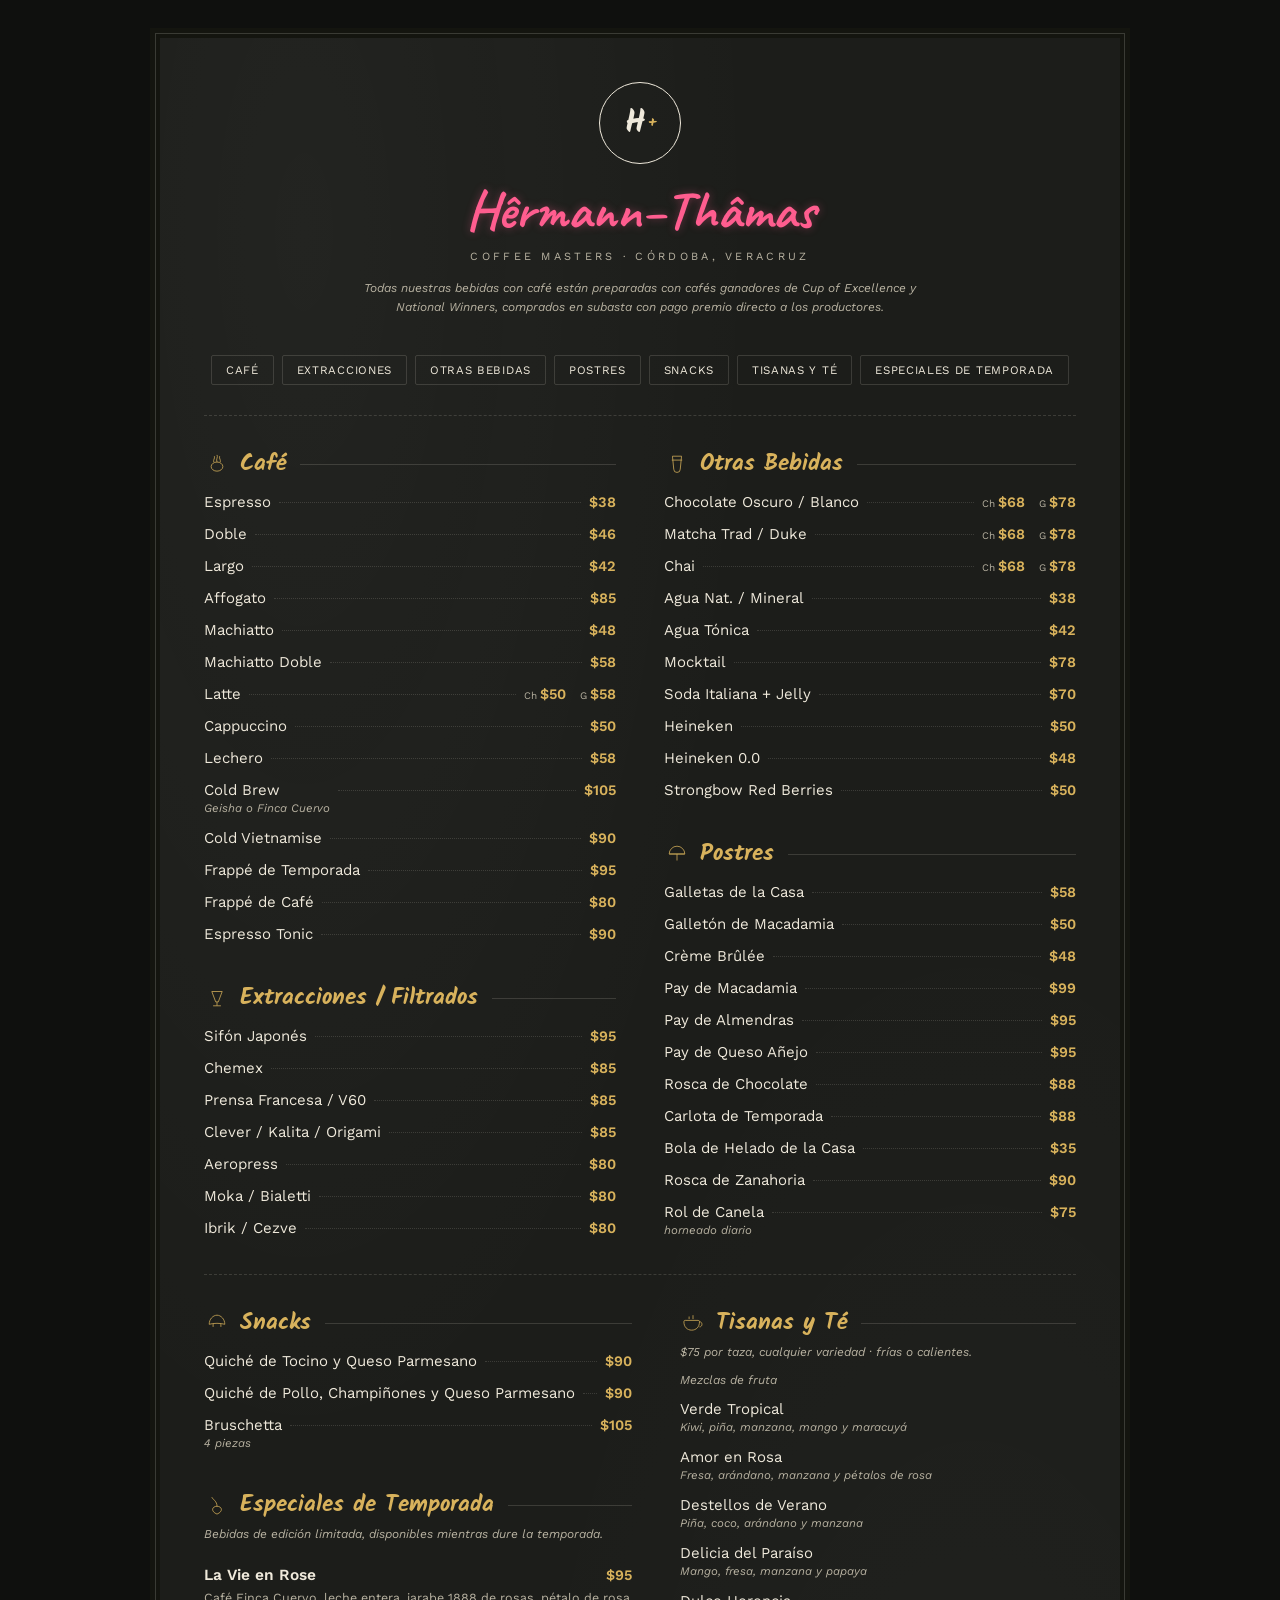
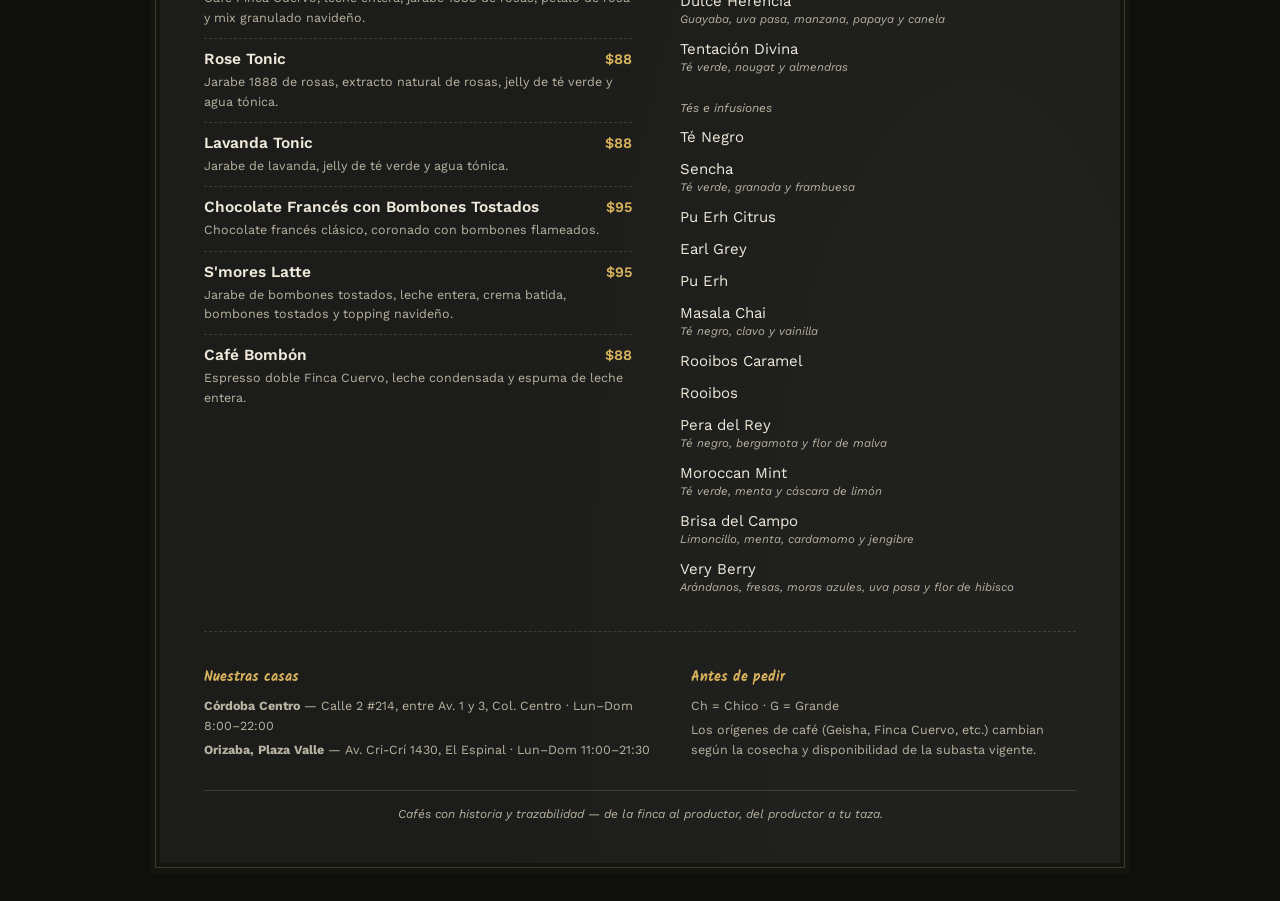
<file: index.html>
<!DOCTYPE html>
<html lang="es">
<head>
<meta charset="UTF-8">
<meta name="viewport" content="width=device-width, initial-scale=1.0">
<title>Hêrmann-Thâmas — Menú</title>
<link rel="preconnect" href="https://fonts.googleapis.com">
<link href="https://fonts.googleapis.com/css2?family=Kalam:wght@400;700&family=Caveat:wght@600;700&family=Work+Sans:wght@400;500;600&display=swap" rel="stylesheet">
<style>
  :root{
    --board:#1c1d1a;
    --chalk:#efe9db;
    --chalk-dim:#b9b3a2;
    --neon:#ff5d8f;
    --gold:#d8b25c;
    --line: rgba(239,233,219,0.15);
  }
  *{box-sizing:border-box;}
  body{
    margin:0;
    background:#0f100e;
    font-family:'Work Sans', sans-serif;
    color: var(--chalk);
    display:flex;
    justify-content:center;
    padding: 28px 10px;
  }
  .menu{
    width:100%;
    max-width: 980px;
    background:
      radial-gradient(ellipse at 15% 8%, rgba(255,255,255,0.03), transparent 40%),
      radial-gradient(ellipse at 85% 92%, rgba(255,255,255,0.025), transparent 45%),
      var(--board);
    border: 10px solid #14150f;
    outline: 1px solid #3a3b34;
    outline-offset: -6px;
    padding: 44px 44px 30px;
  }

  /* ---------- header ---------- */
  .top{ text-align:center; padding-bottom: 12px; position:relative; }
  .monogram{
    width:82px; height:82px;
    margin: 0 auto 12px;
    border:1.5px solid var(--chalk);
    border-radius:50%;
    display:flex; align-items:center; justify-content:center;
    font-family:'Kalam', cursive; font-weight:700; font-size:32px;
    color: var(--chalk);
  }
  .monogram sup{ font-size:14px; margin-left:2px; color:var(--gold);}
  .logo-script{
    font-family:'Caveat', cursive; font-weight:700;
    font-size: clamp(38px, 6vw, 54px);
    color: var(--neon);
    text-shadow: 0 0 8px rgba(255,93,143,0.35);
    margin: 2px 0 6px;
  }
  .sub{
    letter-spacing:0.3em; text-transform:uppercase; font-size:11px; color: var(--chalk-dim);
  }
  .coe-note{
    max-width:560px; margin: 16px auto 0;
    font-size:12px; line-height:1.6; color: var(--chalk-dim); font-style:italic;
  }

  .nav{
    display:flex; flex-wrap:wrap; justify-content:center; gap: 9px 8px;
    margin: 26px 0 4px;
  }
  .nav a{
    color: var(--chalk); text-decoration:none; font-size:11.5px;
    letter-spacing:0.06em; text-transform:uppercase;
    border:1px solid var(--line); padding:7px 14px; border-radius:2px;
  }
  .nav a:hover{ border-color: var(--gold); color: var(--gold); }

  hr.rule{ border:none; border-top:1px dashed var(--line); margin: 30px 0; }

  /* ---------- section titles with line-art icon ---------- */
  .sec-title{
    font-family:'Kalam', cursive; font-weight:700; font-size:23px;
    color: var(--gold);
    display:flex; align-items:center; gap:10px;
    margin: 0 0 4px;
  }
  .sec-title svg{ width:26px; height:26px; flex-shrink:0; opacity:0.9; }
  .sec-title::after{ content:""; flex:1; height:1px; background: var(--line); margin-left:4px; }
  .sec-note{ font-size:12px; color: var(--chalk-dim); font-style:italic; margin: 0 0 14px; }

  .two-col{ display:grid; grid-template-columns: 1fr 1fr; gap: 40px 48px; }

  .item-row{ display:flex; align-items:baseline; gap:8px; padding: 7px 0; }
  .item-name{ font-size:15px; color: var(--chalk); white-space:nowrap; }
  .item-name small{ display:block; font-size:11.5px; color: var(--chalk-dim); white-space:normal; margin-top:2px; font-style:italic; }
  .leader{ flex:1; border-bottom: 1px dotted var(--line); transform: translateY(-4px); min-width: 14px; }
  .price{ font-family:'Work Sans', sans-serif; font-weight:600; font-size:14.5px; color: var(--gold); white-space:nowrap; }
  .price .lbl{ font-size:10px; color: var(--chalk-dim); font-weight:400; margin-right:3px; }
  .price-group{ display:flex; gap:14px; }

  .special{ padding: 11px 0; border-bottom: 1px dashed var(--line); }
  .special:last-child{ border-bottom:none; }
  .special-head{ display:flex; justify-content:space-between; align-items:baseline; gap:10px; }
  .special-name{ font-size:15.5px; color:var(--chalk); font-weight:600; }
  .special-desc{ font-size:12.5px; color: var(--chalk-dim); margin-top:4px; line-height:1.55; }

  .footer{ margin-top: 34px; display:grid; grid-template-columns: 1.2fr 1fr; gap: 26px; font-size:12.5px; color: var(--chalk-dim); }
  .footer h4{ font-family:'Kalam', cursive; color: var(--gold); font-size:14px; margin:0 0 8px; }
  .footer p{ margin: 0 0 4px; line-height:1.6; }
  .final-note{
    text-align:center; font-style:italic; font-size:12px; color: var(--chalk-dim);
    border-top:1px solid var(--line); margin-top:26px; padding-top:16px;
  }

  @media (max-width: 700px){
    .menu{ padding: 30px 20px 20px; }
    .two-col{ grid-template-columns:1fr; gap: 26px; }
    .footer{ grid-template-columns:1fr; }
  }

  @media print{
    body{ background:white; padding:0; }
    .menu{ background:white; color:black; border:none; outline:none; }
    .nav{ display:none; }
    .logo-script, .sec-title, .price{ color:#111 !important; text-shadow:none !important;}
    .sec-title svg{ stroke:#111 !important; }
    .item-name, .item-desc, .footer, .coe-note, .sec-note{ color:#333 !important; }
  }
</style>
</head>
<body>
<div class="menu">

  <div class="top">
    <div class="monogram">H<sup>+</sup></div>
    <div class="logo-script">Hêrmann–Thâmas</div>
    <div class="sub">Coffee Masters · Córdoba, Veracruz</div>
    <p class="coe-note">Todas nuestras bebidas con café están preparadas con cafés ganadores de Cup&nbsp;of&nbsp;Excellence y National Winners, comprados en subasta con pago premio directo a los productores.</p>
  </div>

  <nav class="nav">
    <a href="#cafe">Café</a>
    <a href="#extracciones">Extracciones</a>
    <a href="#otras">Otras Bebidas</a>
    <a href="#postres">Postres</a>
    <a href="#snacks">Snacks</a>
    <a href="#tisanas">Tisanas y Té</a>
    <a href="#especiales">Especiales de Temporada</a>
  </nav>

  <hr class="rule">

  <div class="two-col">

    <div class="section" id="cafe">
      <div class="sec-title">
        <svg viewBox="0 0 40 40" fill="none" stroke="var(--gold)" stroke-width="1.3"><ellipse cx="20" cy="24" rx="9" ry="7"/><path d="M20 17 C 18 12, 22 10, 20 6"/><path d="M15 17 C 14 13, 17 12, 16 8"/><path d="M25 17 C 26 13, 23 12, 24 8"/></svg>
        Café
      </div>
      <div class="item-row"><span class="item-name">Espresso</span><span class="leader"></span><span class="price">$38</span></div>
      <div class="item-row"><span class="item-name">Doble</span><span class="leader"></span><span class="price">$46</span></div>
      <div class="item-row"><span class="item-name">Largo</span><span class="leader"></span><span class="price">$42</span></div>
      <div class="item-row"><span class="item-name">Affogato</span><span class="leader"></span><span class="price">$85</span></div>
      <div class="item-row"><span class="item-name">Machiatto</span><span class="leader"></span><span class="price">$48</span></div>
      <div class="item-row"><span class="item-name">Machiatto Doble</span><span class="leader"></span><span class="price">$58</span></div>
      <div class="item-row"><span class="item-name">Latte</span><span class="leader"></span>
        <span class="price-group"><span class="price"><span class="lbl">Ch</span>$50</span><span class="price"><span class="lbl">G</span>$58</span></span>
      </div>
      <div class="item-row"><span class="item-name">Cappuccino</span><span class="leader"></span><span class="price">$50</span></div>
      <div class="item-row"><span class="item-name">Lechero</span><span class="leader"></span><span class="price">$58</span></div>
      <div class="item-row"><span class="item-name">Cold Brew <small>Geisha o Finca Cuervo</small></span><span class="leader"></span><span class="price">$105</span></div>
      <div class="item-row"><span class="item-name">Cold Vietnamise</span><span class="leader"></span><span class="price">$90</span></div>
      <div class="item-row"><span class="item-name">Frappé de Temporada</span><span class="leader"></span><span class="price">$95</span></div>
      <div class="item-row"><span class="item-name">Frappé de Café</span><span class="leader"></span><span class="price">$80</span></div>
      <div class="item-row"><span class="item-name">Espresso Tonic</span><span class="leader"></span><span class="price">$90</span></div>

      <div class="section" id="extracciones" style="margin-top:30px;">
        <div class="sec-title">
          <svg viewBox="0 0 40 40" fill="none" stroke="var(--gold)" stroke-width="1.3"><path d="M12 10 L28 10 L22 26 L18 26 Z"/><line x1="20" y1="26" x2="20" y2="32"/><line x1="14" y1="32" x2="26" y2="32"/></svg>
          Extracciones / Filtrados
        </div>
        <div class="item-row"><span class="item-name">Sifón Japonés</span><span class="leader"></span><span class="price">$95</span></div>
        <div class="item-row"><span class="item-name">Chemex</span><span class="leader"></span><span class="price">$85</span></div>
        <div class="item-row"><span class="item-name">Prensa Francesa / V60</span><span class="leader"></span><span class="price">$85</span></div>
        <div class="item-row"><span class="item-name">Clever / Kalita / Origami</span><span class="leader"></span><span class="price">$85</span></div>
        <div class="item-row"><span class="item-name">Aeropress</span><span class="leader"></span><span class="price">$80</span></div>
        <div class="item-row"><span class="item-name">Moka / Bialetti</span><span class="leader"></span><span class="price">$80</span></div>
        <div class="item-row"><span class="item-name">Ibrik / Cezve</span><span class="leader"></span><span class="price">$80</span></div>
      </div>
    </div>

    <div class="section" id="otras">
      <div class="sec-title">
        <svg viewBox="0 0 40 40" fill="none" stroke="var(--gold)" stroke-width="1.3"><path d="M13 8 h14 l-2 20 a5 5 0 0 1 -10 0 Z"/><line x1="12" y1="14" x2="28" y2="14"/></svg>
        Otras Bebidas
      </div>
      <div class="item-row"><span class="item-name">Chocolate Oscuro / Blanco</span><span class="leader"></span>
        <span class="price-group"><span class="price"><span class="lbl">Ch</span>$68</span><span class="price"><span class="lbl">G</span>$78</span></span>
      </div>
      <div class="item-row"><span class="item-name">Matcha Trad / Duke</span><span class="leader"></span>
        <span class="price-group"><span class="price"><span class="lbl">Ch</span>$68</span><span class="price"><span class="lbl">G</span>$78</span></span>
      </div>
      <div class="item-row"><span class="item-name">Chai</span><span class="leader"></span>
        <span class="price-group"><span class="price"><span class="lbl">Ch</span>$68</span><span class="price"><span class="lbl">G</span>$78</span></span>
      </div>
      <div class="item-row"><span class="item-name">Agua Nat. / Mineral</span><span class="leader"></span><span class="price">$38</span></div>
      <div class="item-row"><span class="item-name">Agua Tónica</span><span class="leader"></span><span class="price">$42</span></div>
      <div class="item-row"><span class="item-name">Mocktail</span><span class="leader"></span><span class="price">$78</span></div>
      <div class="item-row"><span class="item-name">Soda Italiana + Jelly</span><span class="leader"></span><span class="price">$70</span></div>
      <div class="item-row"><span class="item-name">Heineken</span><span class="leader"></span><span class="price">$50</span></div>
      <div class="item-row"><span class="item-name">Heineken 0.0</span><span class="leader"></span><span class="price">$48</span></div>
      <div class="item-row"><span class="item-name">Strongbow Red Berries</span><span class="leader"></span><span class="price">$50</span></div>

      <div class="section" id="postres" style="margin-top:30px;">
        <div class="sec-title">
          <svg viewBox="0 0 40 40" fill="none" stroke="var(--gold)" stroke-width="1.3"><path d="M20 8 A12 12 0 0 1 32 20 L8 20 A12 12 0 0 1 20 8 Z"/><line x1="20" y1="20" x2="20" y2="30"/><line x1="8" y1="20" x2="32" y2="20"/></svg>
          Postres
        </div>
        <div class="item-row"><span class="item-name">Galletas de la Casa</span><span class="leader"></span><span class="price">$58</span></div>
        <div class="item-row"><span class="item-name">Galletón de Macadamia</span><span class="leader"></span><span class="price">$50</span></div>
        <div class="item-row"><span class="item-name">Crème Brûlée</span><span class="leader"></span><span class="price">$48</span></div>
        <div class="item-row"><span class="item-name">Pay de Macadamia</span><span class="leader"></span><span class="price">$99</span></div>
        <div class="item-row"><span class="item-name">Pay de Almendras</span><span class="leader"></span><span class="price">$95</span></div>
        <div class="item-row"><span class="item-name">Pay de Queso Añejo</span><span class="leader"></span><span class="price">$95</span></div>
        <div class="item-row"><span class="item-name">Rosca de Chocolate</span><span class="leader"></span><span class="price">$88</span></div>
        <div class="item-row"><span class="item-name">Carlota de Temporada</span><span class="leader"></span><span class="price">$88</span></div>
        <div class="item-row"><span class="item-name">Bola de Helado de la Casa</span><span class="leader"></span><span class="price">$35</span></div>
        <div class="item-row"><span class="item-name">Rosca de Zanahoria</span><span class="leader"></span><span class="price">$90</span></div>
        <div class="item-row"><span class="item-name">Rol de Canela <small>horneado diario</small></span><span class="leader"></span><span class="price">$75</span></div>
      </div>
    </div>

  </div>

  <hr class="rule">

  <div class="two-col">
    <div class="section" id="snacks">
      <div class="sec-title">
        <svg viewBox="0 0 40 40" fill="none" stroke="var(--gold)" stroke-width="1.3"><path d="M8 22 C 8 14, 14 8, 20 8 C 26 8, 32 14, 32 22 C 26 20, 14 20, 8 22 Z"/><line x1="14" y1="21" x2="14" y2="26"/><line x1="26" y1="21" x2="26" y2="26"/></svg>
        Snacks
      </div>
      <div class="item-row"><span class="item-name">Quiché de Tocino y Queso Parmesano</span><span class="leader"></span><span class="price">$90</span></div>
      <div class="item-row"><span class="item-name">Quiché de Pollo, Champiñones y Queso Parmesano</span><span class="leader"></span><span class="price">$90</span></div>
      <div class="item-row"><span class="item-name">Bruschetta <small>4 piezas</small></span><span class="leader"></span><span class="price">$105</span></div>

      <div class="sec-title" style="margin-top:30px;">
        <svg viewBox="0 0 40 40" fill="none" stroke="var(--gold)" stroke-width="1.3"><path d="M20 22 C 12 22, 10 30, 20 34 C 30 30, 28 22, 20 22 Z"/><path d="M20 22 C 20 14, 14 12, 12 8"/></svg>
        Especiales de Temporada
      </div>
      <p class="sec-note">Bebidas de edición limitada, disponibles mientras dure la temporada.</p>

      <div class="special">
        <div class="special-head"><span class="special-name">La Vie en Rose</span><span class="price">$95</span></div>
        <div class="special-desc">Café Finca Cuervo, leche entera, jarabe 1888 de rosas, pétalo de rosa y mix granulado navideño.</div>
      </div>
      <div class="special">
        <div class="special-head"><span class="special-name">Rose Tonic</span><span class="price">$88</span></div>
        <div class="special-desc">Jarabe 1888 de rosas, extracto natural de rosas, jelly de té verde y agua tónica.</div>
      </div>
      <div class="special">
        <div class="special-head"><span class="special-name">Lavanda Tonic</span><span class="price">$88</span></div>
        <div class="special-desc">Jarabe de lavanda, jelly de té verde y agua tónica.</div>
      </div>
      <div class="special">
        <div class="special-head"><span class="special-name">Chocolate Francés con Bombones Tostados</span><span class="price">$95</span></div>
        <div class="special-desc">Chocolate francés clásico, coronado con bombones flameados.</div>
      </div>
      <div class="special">
        <div class="special-head"><span class="special-name">S'mores Latte</span><span class="price">$95</span></div>
        <div class="special-desc">Jarabe de bombones tostados, leche entera, crema batida, bombones tostados y topping navideño.</div>
      </div>
      <div class="special">
        <div class="special-head"><span class="special-name">Café Bombón</span><span class="price">$88</span></div>
        <div class="special-desc">Espresso doble Finca Cuervo, leche condensada y espuma de leche entera.</div>
      </div>
    </div>

    <div class="section" id="tisanas">
      <div class="sec-title">
        <svg viewBox="0 0 40 40" fill="none" stroke="var(--gold)" stroke-width="1.3"><path d="M8 16 h20 a2 2 0 0 1 2 2 c0 8 -5 13 -12 13 c-7 0 -12 -5 -12 -13 a2 2 0 0 1 2 -2 Z"/><path d="M30 18 c5 0 5 8 0 8"/><line x1="14" y1="10" x2="14" y2="14"/><line x1="20" y1="8" x2="20" y2="14"/></svg>
        Tisanas y Té
      </div>
      <p class="sec-note">$75 por taza, cualquier variedad · frías o calientes.</p>

      <p style="font-size:12px; color:var(--chalk-dim); margin:0 0 6px; font-style:italic;">Mezclas de fruta</p>
      <div class="item-row"><span class="item-name">Verde Tropical <small>Kiwi, piña, manzana, mango y maracuyá</small></span></div>
      <div class="item-row"><span class="item-name">Amor en Rosa <small>Fresa, arándano, manzana y pétalos de rosa</small></span></div>
      <div class="item-row"><span class="item-name">Destellos de Verano <small>Piña, coco, arándano y manzana</small></span></div>
      <div class="item-row"><span class="item-name">Delicia del Paraíso <small>Mango, fresa, manzana y papaya</small></span></div>
      <div class="item-row"><span class="item-name">Dulce Herencia <small>Guayaba, uva pasa, manzana, papaya y canela</small></span></div>
      <div class="item-row"><span class="item-name">Tentación Divina <small>Té verde, nougat y almendras</small></span></div>

      <p style="font-size:12px; color:var(--chalk-dim); margin:20px 0 6px; font-style:italic;">Tés e infusiones</p>
      <div class="item-row"><span class="item-name">Té Negro</span></div>
      <div class="item-row"><span class="item-name">Sencha <small>Té verde, granada y frambuesa</small></span></div>
      <div class="item-row"><span class="item-name">Pu Erh Citrus</span></div>
      <div class="item-row"><span class="item-name">Earl Grey</span></div>
      <div class="item-row"><span class="item-name">Pu Erh</span></div>
      <div class="item-row"><span class="item-name">Masala Chai <small>Té negro, clavo y vainilla</small></span></div>
      <div class="item-row"><span class="item-name">Rooibos Caramel</span></div>
      <div class="item-row"><span class="item-name">Rooibos</span></div>
      <div class="item-row"><span class="item-name">Pera del Rey <small>Té negro, bergamota y flor de malva</small></span></div>
      <div class="item-row"><span class="item-name">Moroccan Mint <small>Té verde, menta y cáscara de limón</small></span></div>
      <div class="item-row"><span class="item-name">Brisa del Campo <small>Limoncillo, menta, cardamomo y jengibre</small></span></div>
      <div class="item-row"><span class="item-name">Very Berry <small>Arándanos, fresas, moras azules, uva pasa y flor de hibisco</small></span></div>
    </div>
  </div>

  <hr class="rule">

  <div class="footer">
    <div>
      <h4>Nuestras casas</h4>
      <p><b>Córdoba Centro</b> — Calle 2 #214, entre Av. 1 y 3, Col. Centro · Lun–Dom 8:00–22:00</p>
      <p><b>Orizaba, Plaza Valle</b> — Av. Cri-Crí 1430, El Espinal · Lun–Dom 11:00–21:30</p>
    </div>
    <div>
      <h4>Antes de pedir</h4>
      <p>Ch = Chico · G = Grande</p>
      <p>Los orígenes de café (Geisha, Finca Cuervo, etc.) cambian según la cosecha y disponibilidad de la subasta vigente.</p>
    </div>
  </div>

  <p class="final-note">Cafés con historia y trazabilidad — de la finca al productor, del productor a tu taza.</p>

</div>
</body>
</html>
</file>
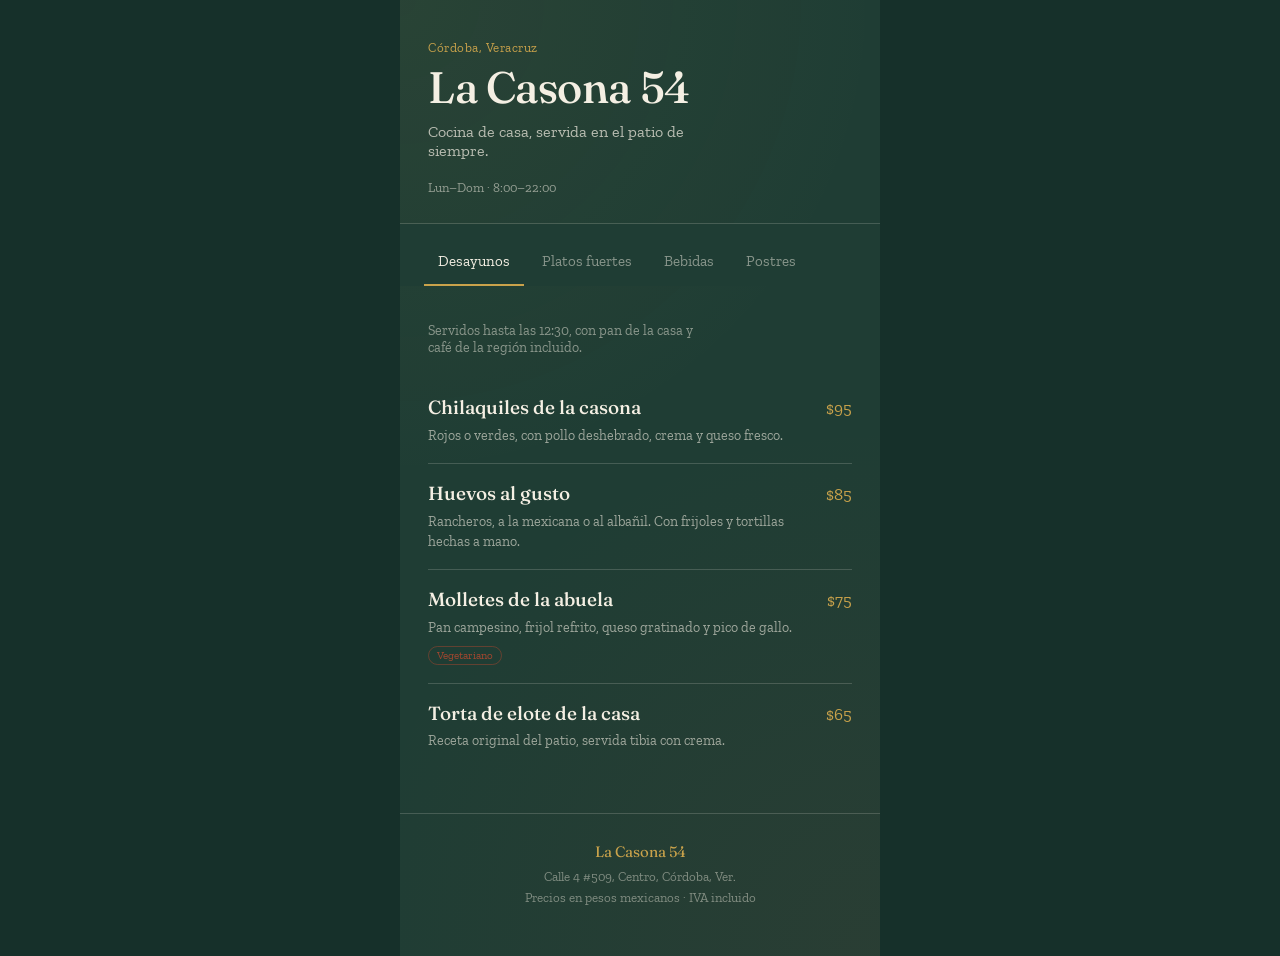
<file: _plantilla/index.html>
<!DOCTYPE html>
<html lang="es">
<head>
<meta charset="UTF-8">
<meta name="viewport" content="width=device-width, initial-scale=1.0">
<title>La Casona 54 — Menú</title>
<link rel="preconnect" href="https://fonts.googleapis.com">
<link rel="preconnect" href="https://fonts.gstatic.com" crossorigin>
<link href="https://fonts.googleapis.com/css2?family=Fraunces:opsz,wght@9..144,400;9..144,500;9..144,600&family=Zilla+Slab:wght@400;500;600&display=swap" rel="stylesheet">
<style>
  :root{
    --ink: #1F3D34;
    --ink-deep: #16302A;
    --paper: #F4EFE3;
    --gold: #C9A24B;
    --rust: #A6472F;
    --line: rgba(244,239,227,0.18);
  }
  *{box-sizing:border-box; margin:0; padding:0;}
  html,body{
    background: var(--ink-deep);
    color: var(--paper);
    font-family: 'Zilla Slab', serif;
    -webkit-font-smoothing: antialiased;
  }
  body{
    max-width: 480px;
    margin: 0 auto;
    min-height: 100vh;
    background: var(--ink);
    background-image:
      radial-gradient(circle at 0% 0%, rgba(201,162,75,0.06), transparent 45%),
      radial-gradient(circle at 100% 100%, rgba(166,71,47,0.08), transparent 50%);
    padding-bottom: 48px;
  }

  header{
    padding: 40px 28px 28px;
    border-bottom: 1px solid var(--line);
    position: relative;
  }
  .eyebrow{
    font-family: 'Zilla Slab', serif;
    font-size: 13px;
    letter-spacing: 0.04em;
    color: var(--gold);
    margin-bottom: 10px;
  }
  h1{
    font-family: 'Fraunces', serif;
    font-optical-sizing: auto;
    font-weight: 500;
    font-size: 44px;
    line-height: 1.02;
    color: var(--paper);
    letter-spacing: -0.01em;
  }
  .tagline{
    margin-top: 12px;
    font-size: 16px;
    color: rgba(244,239,227,0.72);
    max-width: 30ch;
  }
  .hours{
    margin-top: 20px;
    font-size: 13px;
    color: rgba(244,239,227,0.55);
    display:flex;
    gap: 18px;
  }

  nav{
    display:flex;
    overflow-x: auto;
    gap: 4px;
    padding: 18px 24px 0;
    position: sticky;
    top:0;
    background: var(--ink);
    z-index: 10;
    scrollbar-width:none;
  }
  nav::-webkit-scrollbar{display:none;}
  nav button{
    flex: 0 0 auto;
    background: transparent;
    border: none;
    color: rgba(244,239,227,0.5);
    font-family: 'Zilla Slab', serif;
    font-size: 15px;
    padding: 10px 14px 14px;
    cursor: pointer;
    border-bottom: 2px solid transparent;
    transition: color .2s ease, border-color .2s ease;
    white-space: nowrap;
  }
  nav button.active{
    color: var(--paper);
    border-bottom-color: var(--gold);
  }

  main{ padding: 8px 28px 0; }
  section{ display:none; padding-top: 28px; }
  section.active{ display:block; }

  .section-note{
    font-size: 14px;
    color: rgba(244,239,227,0.5);
    margin-bottom: 22px;
    max-width: 34ch;
  }

  .dish{
    padding: 18px 0;
    border-bottom: 1px solid var(--line);
    display:flex;
    justify-content: space-between;
    gap: 16px;
  }
  .dish:last-child{ border-bottom:none; }
  .dish-name{
    font-family: 'Fraunces', serif;
    font-weight: 500;
    font-size: 19px;
    color: var(--paper);
    line-height:1.25;
  }
  .dish-desc{
    margin-top: 6px;
    font-size: 14px;
    color: rgba(244,239,227,0.6);
    line-height: 1.4;
  }
  .dish-price{
    font-family: 'Zilla Slab', serif;
    font-size: 17px;
    color: var(--gold);
    white-space: nowrap;
    padding-top: 2px;
  }
  .dish-tag{
    display:inline-block;
    margin-top: 8px;
    font-size: 11px;
    color: var(--rust);
    border: 1px solid rgba(166,71,47,0.5);
    padding: 2px 8px;
    border-radius: 100px;
  }

  footer{
    margin-top: 44px;
    padding: 28px 28px 0;
    border-top: 1px solid var(--line);
    text-align:center;
  }
  footer p{
    font-size: 13px;
    color: rgba(244,239,227,0.45);
    line-height: 1.6;
  }
  footer .brand{
    font-family: 'Fraunces', serif;
    color: var(--gold);
    font-size: 15px;
    margin-bottom: 6px;
  }
</style>
</head>
<body>

<header>
  <div class="eyebrow">Córdoba, Veracruz</div>
  <h1>La Casona 54</h1>
  <p class="tagline">Cocina de casa, servida en el patio de siempre.</p>
  <div class="hours">
    <span>Lun–Dom · 8:00–22:00</span>
  </div>
</header>

<nav>
  <button class="active" data-target="desayunos">Desayunos</button>
  <button data-target="fuertes">Platos fuertes</button>
  <button data-target="bebidas">Bebidas</button>
  <button data-target="postres">Postres</button>
</nav>

<main>

  <section id="desayunos" class="active">
    <p class="section-note">Servidos hasta las 12:30, con pan de la casa y café de la región incluido.</p>

    <div class="dish">
      <div>
        <div class="dish-name">Chilaquiles de la casona</div>
        <div class="dish-desc">Rojos o verdes, con pollo deshebrado, crema y queso fresco.</div>
      </div>
      <div class="dish-price">$95</div>
    </div>

    <div class="dish">
      <div>
        <div class="dish-name">Huevos al gusto</div>
        <div class="dish-desc">Rancheros, a la mexicana o al albañil. Con frijoles y tortillas hechas a mano.</div>
      </div>
      <div class="dish-price">$85</div>
    </div>

    <div class="dish">
      <div>
        <div class="dish-name">Molletes de la abuela</div>
        <div class="dish-desc">Pan campesino, frijol refrito, queso gratinado y pico de gallo.</div>
        <span class="dish-tag">Vegetariano</span>
      </div>
      <div class="dish-price">$75</div>
    </div>

    <div class="dish">
      <div>
        <div class="dish-name">Torta de elote de la casa</div>
        <div class="dish-desc">Receta original del patio, servida tibia con crema.</div>
      </div>
      <div class="dish-price">$65</div>
    </div>
  </section>

  <section id="fuertes">
    <p class="section-note">Para comer con calma, como en casa de la familia.</p>

    <div class="dish">
      <div>
        <div class="dish-name">Mole de la casona</div>
        <div class="dish-desc">Receta de generaciones, con pollo de rancho y arroz rojo.</div>
      </div>
      <div class="dish-price">$155</div>
    </div>

    <div class="dish">
      <div>
        <div class="dish-name">Pepitos de res</div>
        <div class="dish-desc">Pan francés, res a la plancha, aguacate y chiles toreados.</div>
        <span class="dish-tag">Recomendado</span>
      </div>
      <div class="dish-price">$135</div>
    </div>

    <div class="dish">
      <div>
        <div class="dish-name">Enchiladas veracruzanas</div>
        <div class="dish-desc">Bañadas en salsa de la costa, rellenas de queso y crema.</div>
      </div>
      <div class="dish-price">$125</div>
    </div>

    <div class="dish">
      <div>
        <div class="dish-name">Milanesa a la casona</div>
        <div class="dish-desc">Empanizada en casa, con ensalada fresca y papas rústicas.</div>
      </div>
      <div class="dish-price">$140</div>
    </div>
  </section>

  <section id="bebidas">
    <p class="section-note">Café de altura de la región y refrescos de temporada.</p>

    <div class="dish">
      <div>
        <div class="dish-name">Café de olla</div>
        <div class="dish-desc">Con piloncillo y canela, de grano local.</div>
      </div>
      <div class="dish-price">$40</div>
    </div>

    <div class="dish">
      <div>
        <div class="dish-name">Agua de temporada</div>
        <div class="dish-desc">Jamaica, horchata o limón con chía.</div>
      </div>
      <div class="dish-price">$35</div>
    </div>

    <div class="dish">
      <div>
        <div class="dish-name">Chocolate caliente</div>
        <div class="dish-desc">Batido a mano, receta de la región.</div>
      </div>
      <div class="dish-price">$45</div>
    </div>
  </section>

  <section id="postres">
    <p class="section-note">Hechos en casa, todos los días.</p>

    <div class="dish">
      <div>
        <div class="dish-name">Flan de la casona</div>
        <div class="dish-desc">Receta clásica, sin prisa.</div>
      </div>
      <div class="dish-price">$55</div>
    </div>

    <div class="dish">
      <div>
        <div class="dish-name">Pastel de elote</div>
        <div class="dish-desc">Tibio, con un toque de canela.</div>
      </div>
      <div class="dish-price">$50</div>
    </div>
  </section>

</main>

<footer>
  <div class="brand">La Casona 54</div>
  <p>Calle 4 #509, Centro, Córdoba, Ver.<br>Precios en pesos mexicanos · IVA incluido</p>
</footer>

<script>
  const buttons = document.querySelectorAll('nav button');
  const sections = document.querySelectorAll('main section');
  buttons.forEach(btn => {
    btn.addEventListener('click', () => {
      buttons.forEach(b => b.classList.remove('active'));
      sections.forEach(s => s.classList.remove('active'));
      btn.classList.add('active');
      document.getElementById(btn.dataset.target).classList.add('active');
      window.scrollTo({top:0, behavior:'smooth'});
    });
  });
</script>

</body>
</html>
</file>
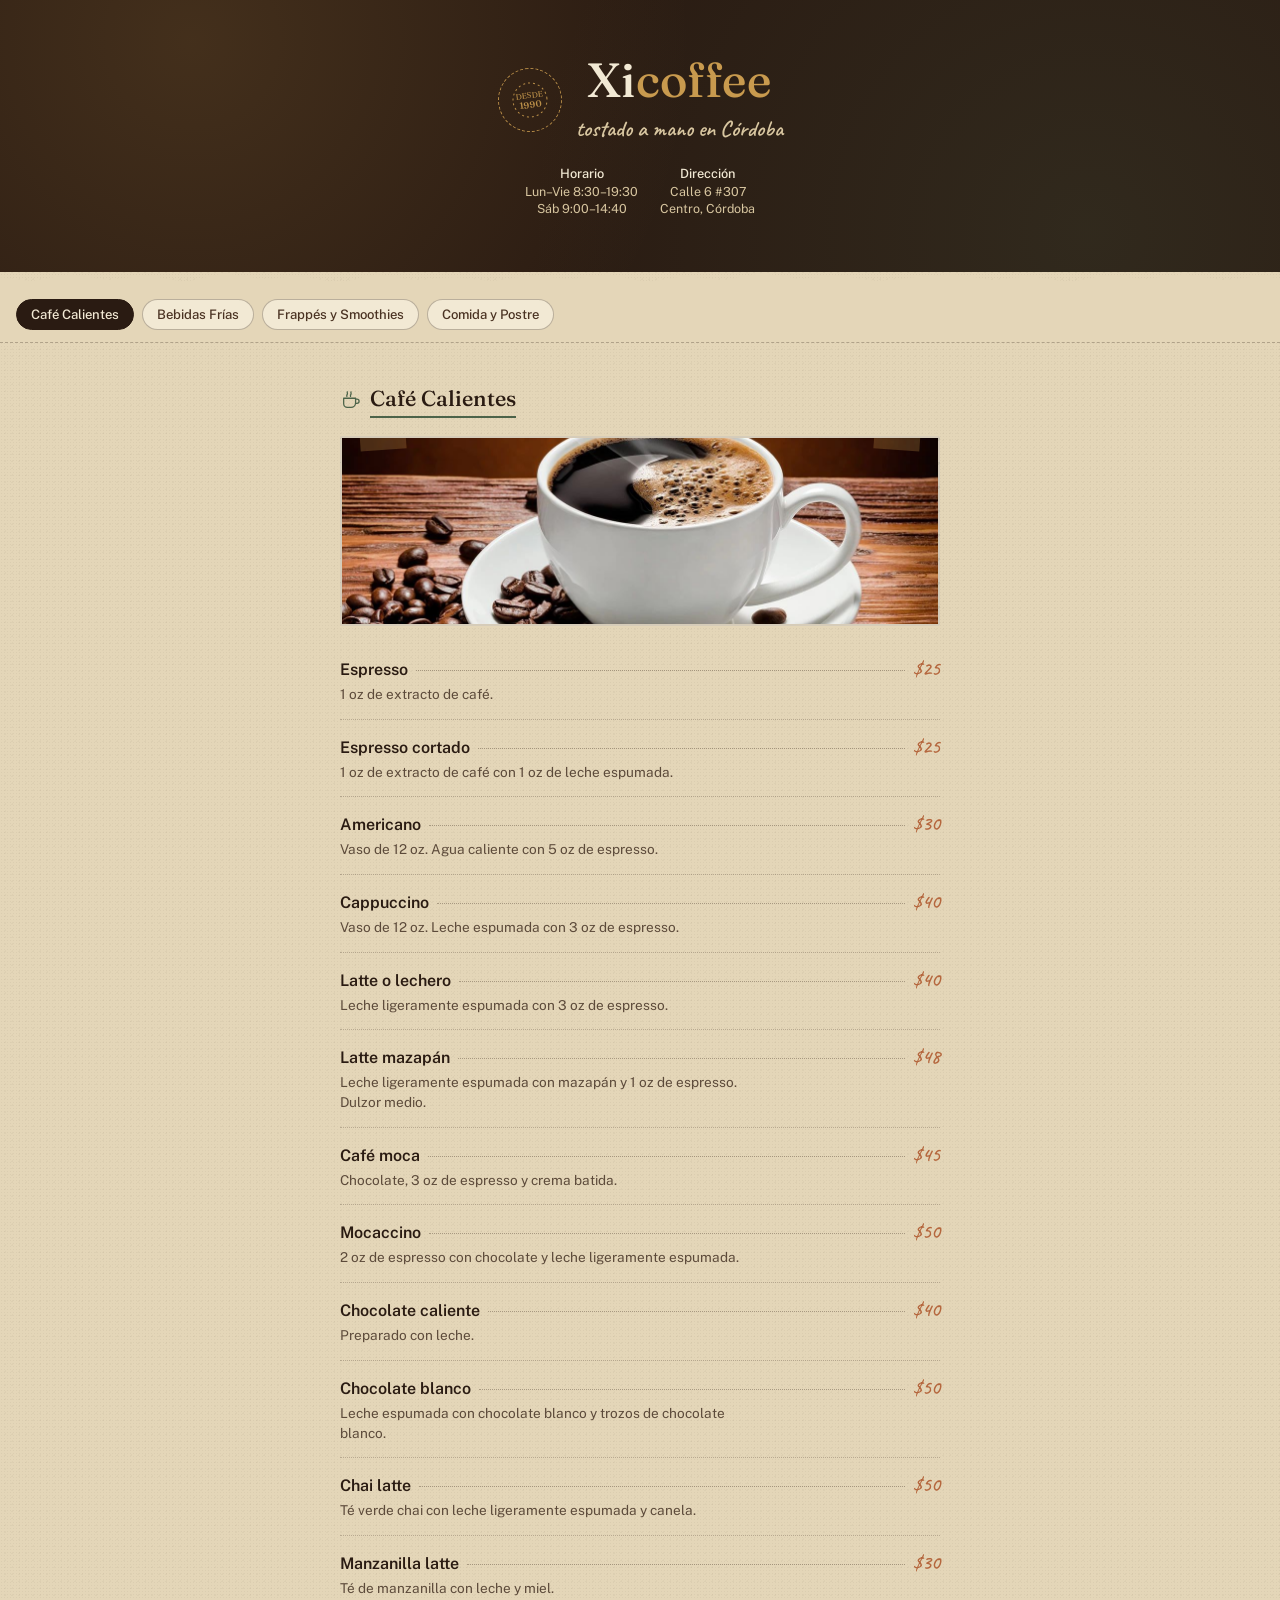
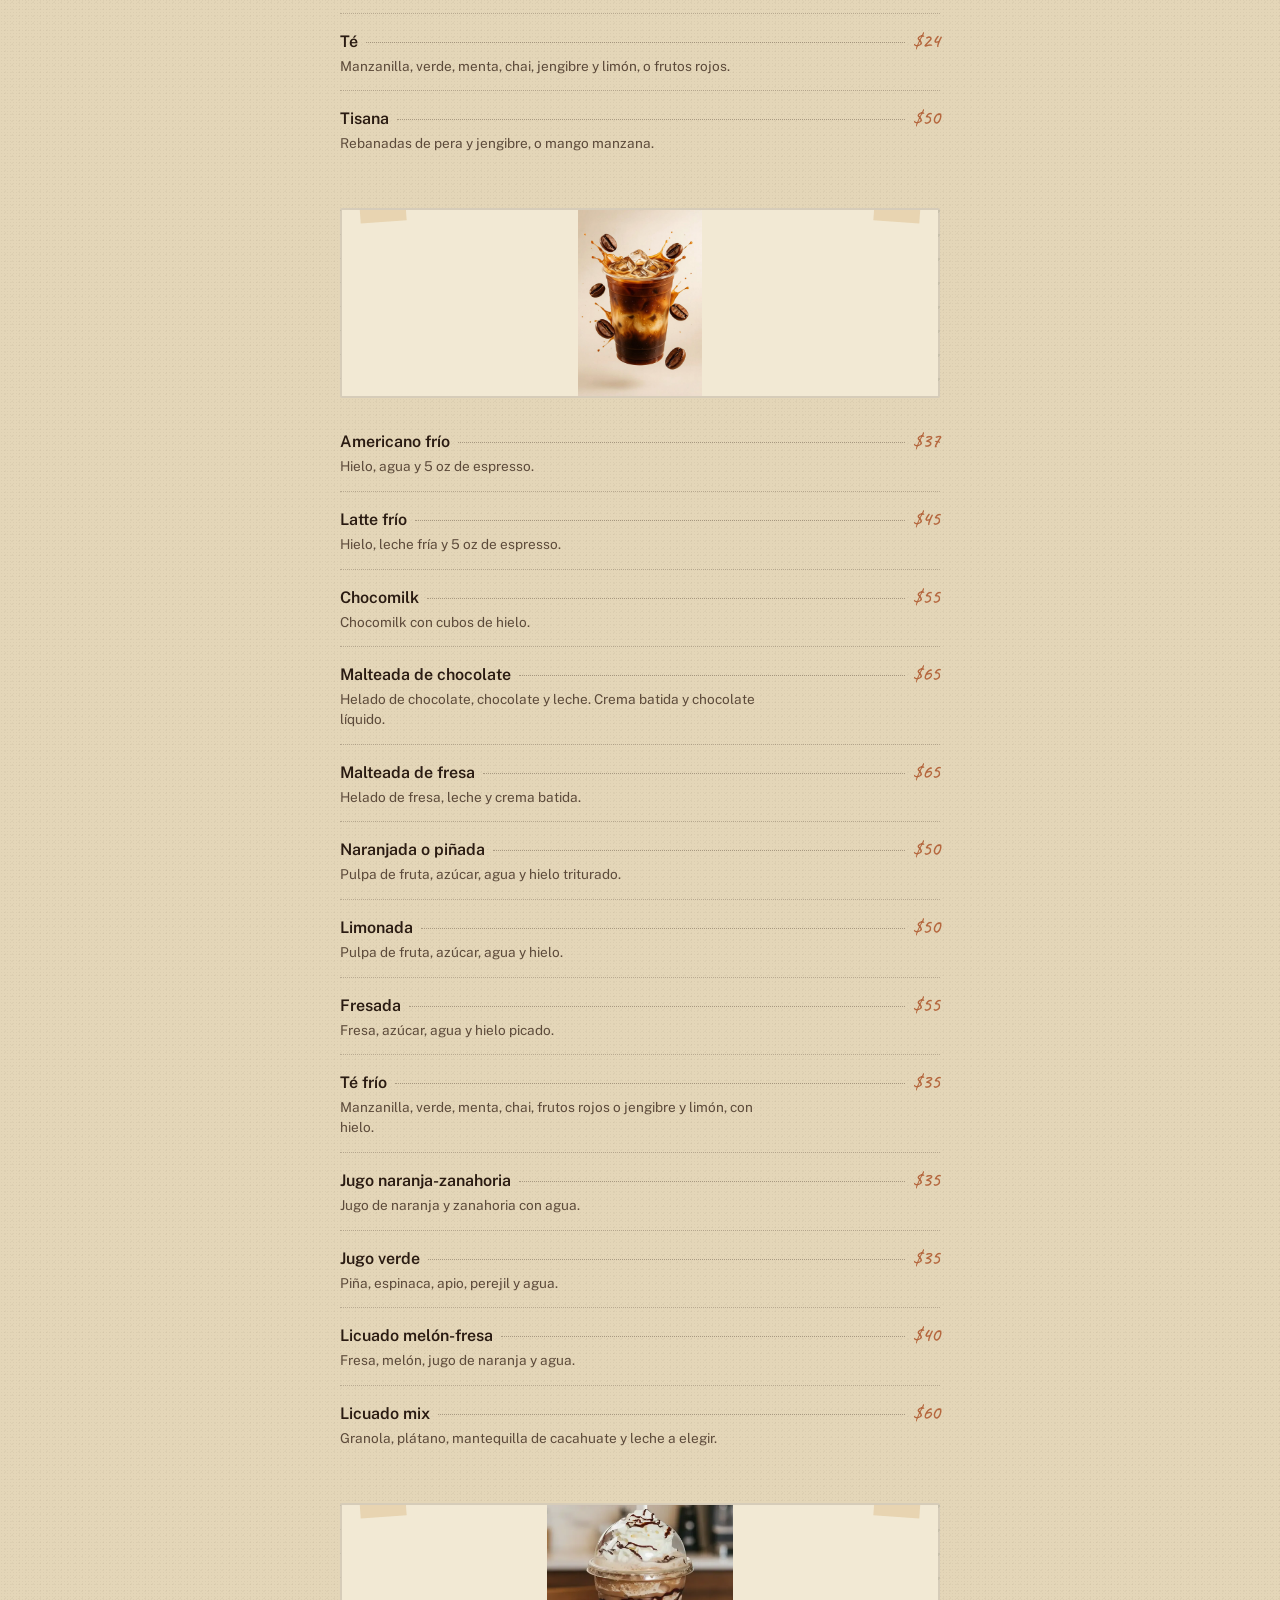
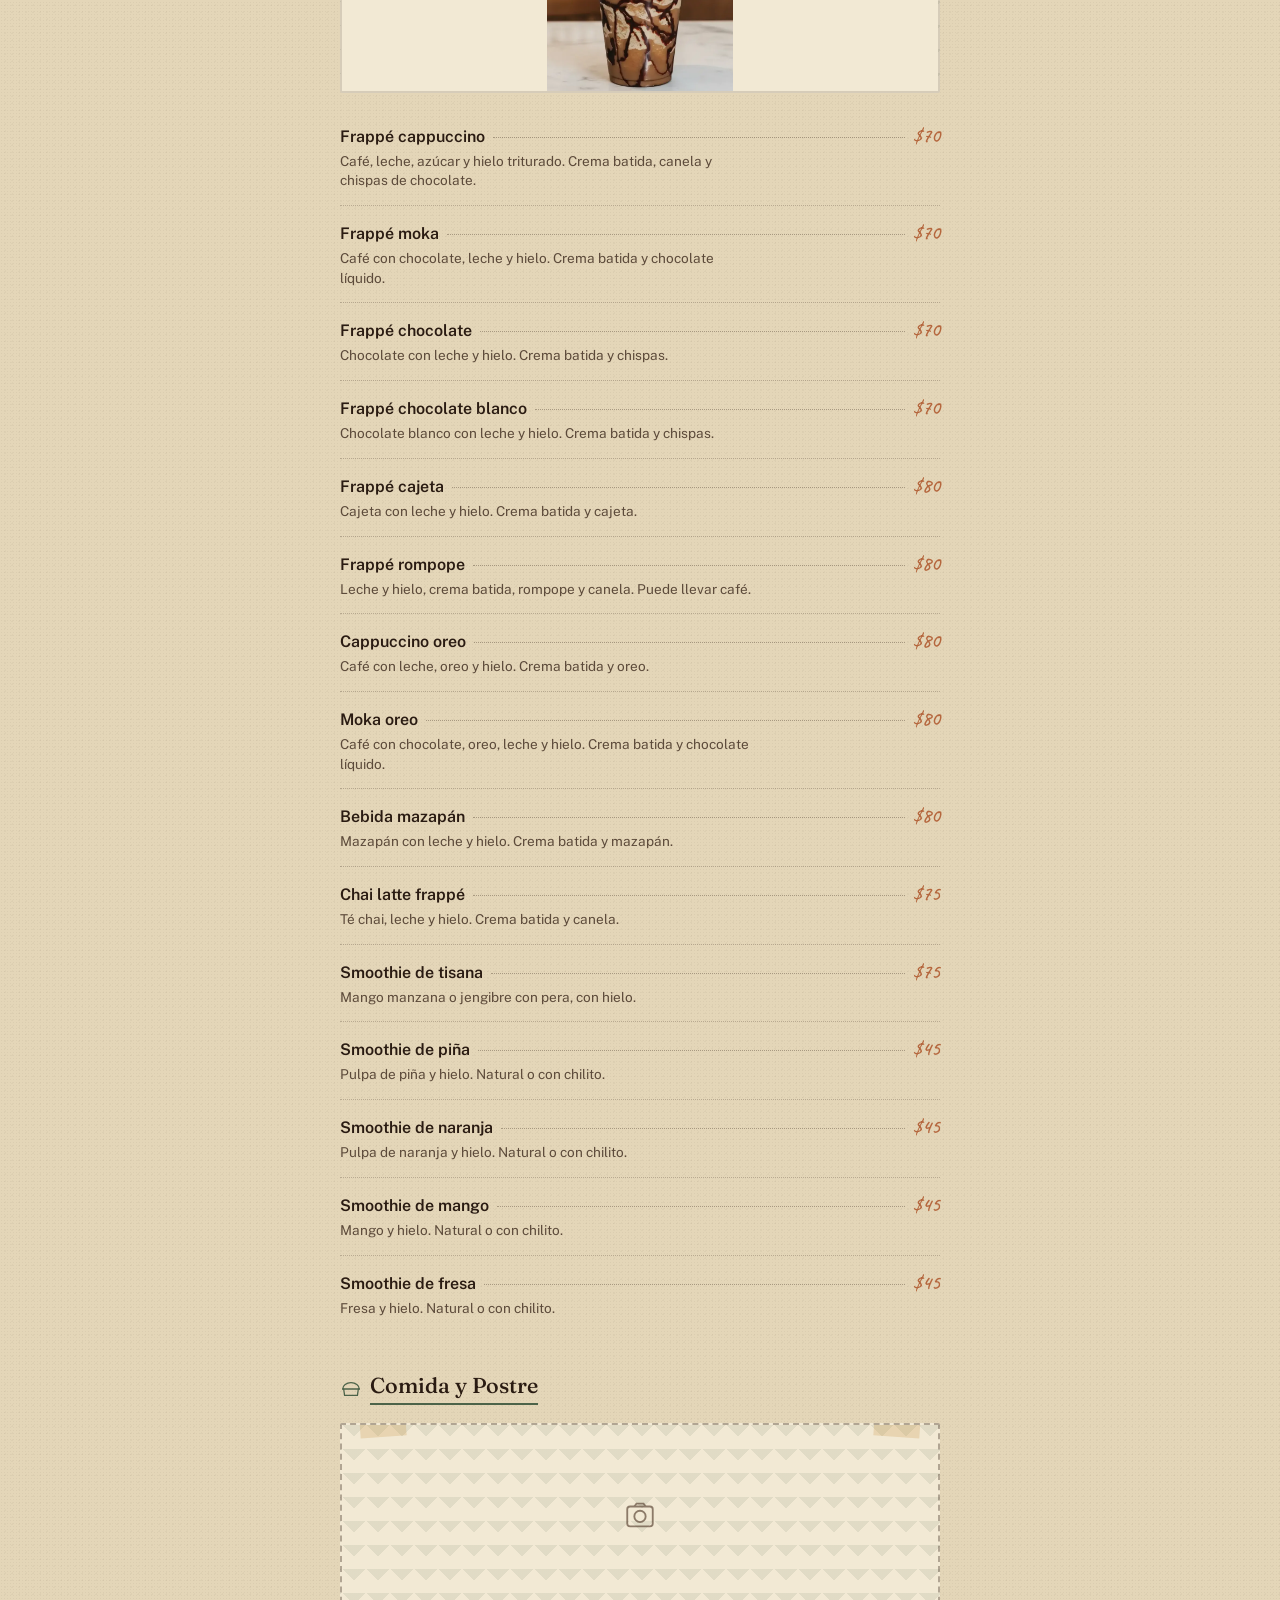
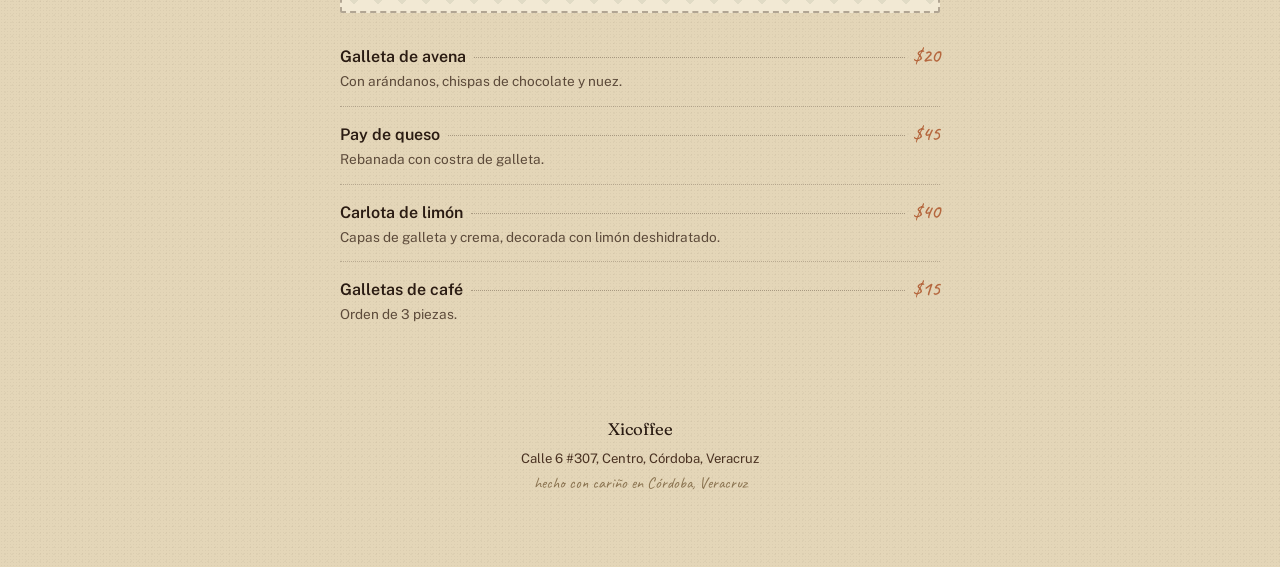
<file: xicoffe/xicoffe.html>
<!DOCTYPE html>
<html lang="es-MX">
<head>
<meta charset="UTF-8">
<meta name="viewport" content="width=device-width, initial-scale=1.0, maximum-scale=1.0">
<title>Xicoffee — Menú</title>
<link rel="preconnect" href="https://fonts.googleapis.com">
<link rel="preconnect" href="https://fonts.gstatic.com" crossorigin>
<link href="https://fonts.googleapis.com/css2?family=Caveat:wght@500;600&family=Fraunces:opsz,wght@9..144,400;9..144,500;9..144,600&family=Public+Sans:wght@400;500;600&display=swap" rel="stylesheet">
<link rel="stylesheet" href="styles.css">
</head>
<body>

<div class="hero">
  <div class="hero-top">
    <div class="stamp">
      <svg viewBox="0 0 40 40" fill="none" xmlns="http://www.w3.org/2000/svg">
        <circle cx="20" cy="20" r="17" stroke="#C89A4E" stroke-width="1" stroke-dasharray="2 3"/>
        <text x="20" y="18" text-anchor="middle" fill="#C89A4E" font-family="Fraunces, serif" font-size="8">DESDE</text>
        <text x="20" y="28" text-anchor="middle" fill="#C89A4E" font-family="Fraunces, serif" font-size="9" font-weight="600">1990</text>
      </svg>
    </div>
    <div>
      <div class="mark">Xi<span>coffee</span></div>
      <div class="sub">tostado a mano en Córdoba</div>
    </div>
  </div>
  <div class="meta">
    <div><b>Horario</b>Lun–Vie 8:30–19:30<br>Sáb 9:00–14:40</div>
    <div><b>Dirección</b>Calle 6 #307<br>Centro, Córdoba</div>
  </div>
</div>
<svg class="tear" viewBox="0 0 400 16" preserveAspectRatio="none" xmlns="http://www.w3.org/2000/svg">
  <path d="M0,16 L0,6 L10,10 L22,3 L34,9 L46,4 L58,11 L70,2 L82,8 L94,5 L106,12 L118,3 L130,9 L142,6 L154,10 L166,4 L178,8 L190,3 L202,11 L214,5 L226,9 L238,2 L250,8 L262,4 L274,10 L286,6 L298,3 L310,9 L322,5 L334,11 L346,4 L358,8 L370,3 L382,9 L394,5 L400,7 L400,16 Z" fill="#E4D6B8"/>
</svg>

<nav class="pills" id="pillnav">
  <a href="#calientes" class="active">Café Calientes</a>
  <a href="#frios">Bebidas Frías</a>
  <a href="#frappes">Frappés y Smoothies</a>
  <a href="#comida">Comida y Postre</a>
</nav>

<main>

<section class="cat" id="calientes">
  <h2><svg viewBox="0 0 24 24" fill="none" stroke="currentColor" stroke-width="1.4" stroke-linecap="round" stroke-linejoin="round"><path d="M4 9h13v5a5 5 0 0 1-5 5H8a4 4 0 0 1-4-4V9z"/><path d="M17 10h1.5a2.3 2.3 0 0 1 0 4.6H17"/><path d="M8 2c-.5 1 .5 1.5 0 2.5S7 6 7.5 7"/><path d="M12 2c-.5 1 .5 1.5 0 2.5S11 6 11.5 7"/></svg><span class="underline">Café Calientes</span></h2>
  <div class="photo-slot">
  <span class="tape l"></span><span class="tape r"></span>
  <img src="cafecaliente.jpg" alt="Café caliente" style="position:absolute;inset:0;width:100%;height:100%;object-fit:cover;">
</div>
  </div>

  <div class="item">
    <div class="item-row"><span class="name">Espresso</span><span class="fill"></span><span class="price">$25</span></div>
    <div class="desc">1 oz de extracto de café.</div>
  </div>
  <div class="item">
    <div class="item-row"><span class="name">Espresso cortado</span><span class="fill"></span><span class="price">$25</span></div>
    <div class="desc">1 oz de extracto de café con 1 oz de leche espumada.</div>
  </div>
  <div class="item">
    <div class="item-row"><span class="name">Americano</span><span class="fill"></span><span class="price">$30</span></div>
    <div class="desc">Vaso de 12 oz. Agua caliente con 5 oz de espresso.</div>
  </div>
  <div class="item">
    <div class="item-row"><span class="name">Cappuccino</span><span class="fill"></span><span class="price">$40</span></div>
    <div class="desc">Vaso de 12 oz. Leche espumada con 3 oz de espresso.</div>
  </div>
  <div class="item">
    <div class="item-row"><span class="name">Latte o lechero</span><span class="fill"></span><span class="price">$40</span></div>
    <div class="desc">Leche ligeramente espumada con 3 oz de espresso.</div>
  </div>
  <div class="item">
    <div class="item-row"><span class="name">Latte mazapán</span><span class="fill"></span><span class="price">$48</span></div>
    <div class="desc">Leche ligeramente espumada con mazapán y 1 oz de espresso. Dulzor medio.</div>
  </div>
  <div class="item">
    <div class="item-row"><span class="name">Café moca</span><span class="fill"></span><span class="price">$45</span></div>
    <div class="desc">Chocolate, 3 oz de espresso y crema batida.</div>
  </div>
  <div class="item">
    <div class="item-row"><span class="name">Mocaccino</span><span class="fill"></span><span class="price">$50</span></div>
    <div class="desc">2 oz de espresso con chocolate y leche ligeramente espumada.</div>
  </div>
  <div class="item">
    <div class="item-row"><span class="name">Chocolate caliente</span><span class="fill"></span><span class="price">$40</span></div>
    <div class="desc">Preparado con leche.</div>
  </div>
  <div class="item">
    <div class="item-row"><span class="name">Chocolate blanco</span><span class="fill"></span><span class="price">$50</span></div>
    <div class="desc">Leche espumada con chocolate blanco y trozos de chocolate blanco.</div>
  </div>
  <div class="item">
    <div class="item-row"><span class="name">Chai latte</span><span class="fill"></span><span class="price">$50</span></div>
    <div class="desc">Té verde chai con leche ligeramente espumada y canela.</div>
  </div>
  <div class="item">
    <div class="item-row"><span class="name">Manzanilla latte</span><span class="fill"></span><span class="price">$30</span></div>
    <div class="desc">Té de manzanilla con leche y miel.</div>
  </div>
  <div class="item">
    <div class="item-row"><span class="name">Té</span><span class="fill"></span><span class="price">$24</span></div>
    <div class="desc">Manzanilla, verde, menta, chai, jengibre y limón, o frutos rojos.</div>
  </div>
  <div class="item">
    <div class="item-row"><span class="name">Tisana</span><span class="fill"></span><span class="price">$50</span></div>
    <div class="desc">Rebanadas de pera y jengibre, o mango manzana.</div>
  </div>
</section>

<section class="cat" id="frios">
  <div class="photo-slot">
  <span class="tape l"></span><span class="tape r"></span>
  <img src="bebidasfrias.jpg" alt="Bebidas frías" class="contain">
</div>
  </div>

  <div class="item">
    <div class="item-row"><span class="name">Americano frío</span><span class="fill"></span><span class="price">$37</span></div>
    <div class="desc">Hielo, agua y 5 oz de espresso.</div>
  </div>
  <div class="item">
    <div class="item-row"><span class="name">Latte frío</span><span class="fill"></span><span class="price">$45</span></div>
    <div class="desc">Hielo, leche fría y 5 oz de espresso.</div>
  </div>
  <div class="item">
    <div class="item-row"><span class="name">Chocomilk</span><span class="fill"></span><span class="price">$55</span></div>
    <div class="desc">Chocomilk con cubos de hielo.</div>
  </div>
  <div class="item">
    <div class="item-row"><span class="name">Malteada de chocolate</span><span class="fill"></span><span class="price">$65</span></div>
    <div class="desc">Helado de chocolate, chocolate y leche. Crema batida y chocolate líquido.</div>
  </div>
  <div class="item">
    <div class="item-row"><span class="name">Malteada de fresa</span><span class="fill"></span><span class="price">$65</span></div>
    <div class="desc">Helado de fresa, leche y crema batida.</div>
  </div>
  <div class="item">
    <div class="item-row"><span class="name">Naranjada o piñada</span><span class="fill"></span><span class="price">$50</span></div>
    <div class="desc">Pulpa de fruta, azúcar, agua y hielo triturado.</div>
  </div>
  <div class="item">
    <div class="item-row"><span class="name">Limonada</span><span class="fill"></span><span class="price">$50</span></div>
    <div class="desc">Pulpa de fruta, azúcar, agua y hielo.</div>
  </div>
  <div class="item">
    <div class="item-row"><span class="name">Fresada</span><span class="fill"></span><span class="price">$55</span></div>
    <div class="desc">Fresa, azúcar, agua y hielo picado.</div>
  </div>
  <div class="item">
    <div class="item-row"><span class="name">Té frío</span><span class="fill"></span><span class="price">$35</span></div>
    <div class="desc">Manzanilla, verde, menta, chai, frutos rojos o jengibre y limón, con hielo.</div>
  </div>
  <div class="item">
    <div class="item-row"><span class="name">Jugo naranja-zanahoria</span><span class="fill"></span><span class="price">$35</span></div>
    <div class="desc">Jugo de naranja y zanahoria con agua.</div>
  </div>
  <div class="item">
    <div class="item-row"><span class="name">Jugo verde</span><span class="fill"></span><span class="price">$35</span></div>
    <div class="desc">Piña, espinaca, apio, perejil y agua.</div>
  </div>
  <div class="item">
    <div class="item-row"><span class="name">Licuado melón-fresa</span><span class="fill"></span><span class="price">$40</span></div>
    <div class="desc">Fresa, melón, jugo de naranja y agua.</div>
  </div>
  <div class="item">
    <div class="item-row"><span class="name">Licuado mix</span><span class="fill"></span><span class="price">$60</span></div>
    <div class="desc">Granola, plátano, mantequilla de cacahuate y leche a elegir.</div>
  </div>
</section>

<section class="cat" id="frappes">
   <div class="photo-slot">
  <span class="tape l"></span><span class="tape r"></span>
  <img src="frappe.jpg" alt="Frappés y Smoothies" class="contain">
</div>
  </div>

  <div class="item">
    <div class="item-row"><span class="name">Frappé cappuccino</span><span class="fill"></span><span class="price">$70</span></div>
    <div class="desc">Café, leche, azúcar y hielo triturado. Crema batida, canela y chispas de chocolate.</div>
  </div>
  <div class="item">
    <div class="item-row"><span class="name">Frappé moka</span><span class="fill"></span><span class="price">$70</span></div>
    <div class="desc">Café con chocolate, leche y hielo. Crema batida y chocolate líquido.</div>
  </div>
  <div class="item">
    <div class="item-row"><span class="name">Frappé chocolate</span><span class="fill"></span><span class="price">$70</span></div>
    <div class="desc">Chocolate con leche y hielo. Crema batida y chispas.</div>
  </div>
  <div class="item">
    <div class="item-row"><span class="name">Frappé chocolate blanco</span><span class="fill"></span><span class="price">$70</span></div>
    <div class="desc">Chocolate blanco con leche y hielo. Crema batida y chispas.</div>
  </div>
  <div class="item">
    <div class="item-row"><span class="name">Frappé cajeta</span><span class="fill"></span><span class="price">$80</span></div>
    <div class="desc">Cajeta con leche y hielo. Crema batida y cajeta.</div>
  </div>
  <div class="item">
    <div class="item-row"><span class="name">Frappé rompope</span><span class="fill"></span><span class="price">$80</span></div>
    <div class="desc">Leche y hielo, crema batida, rompope y canela. Puede llevar café.</div>
  </div>
  <div class="item">
    <div class="item-row"><span class="name">Cappuccino oreo</span><span class="fill"></span><span class="price">$80</span></div>
    <div class="desc">Café con leche, oreo y hielo. Crema batida y oreo.</div>
  </div>
  <div class="item">
    <div class="item-row"><span class="name">Moka oreo</span><span class="fill"></span><span class="price">$80</span></div>
    <div class="desc">Café con chocolate, oreo, leche y hielo. Crema batida y chocolate líquido.</div>
  </div>
  <div class="item">
    <div class="item-row"><span class="name">Bebida mazapán</span><span class="fill"></span><span class="price">$80</span></div>
    <div class="desc">Mazapán con leche y hielo. Crema batida y mazapán.</div>
  </div>
  <div class="item">
    <div class="item-row"><span class="name">Chai latte frappé</span><span class="fill"></span><span class="price">$75</span></div>
    <div class="desc">Té chai, leche y hielo. Crema batida y canela.</div>
  </div>
  <div class="item">
    <div class="item-row"><span class="name">Smoothie de tisana</span><span class="fill"></span><span class="price">$75</span></div>
    <div class="desc">Mango manzana o jengibre con pera, con hielo.</div>
  </div>
  <div class="item">
    <div class="item-row"><span class="name">Smoothie de piña</span><span class="fill"></span><span class="price">$45</span></div>
    <div class="desc">Pulpa de piña y hielo. Natural o con chilito.</div>
  </div>
  <div class="item">
    <div class="item-row"><span class="name">Smoothie de naranja</span><span class="fill"></span><span class="price">$45</span></div>
    <div class="desc">Pulpa de naranja y hielo. Natural o con chilito.</div>
  </div>
  <div class="item">
    <div class="item-row"><span class="name">Smoothie de mango</span><span class="fill"></span><span class="price">$45</span></div>
    <div class="desc">Mango y hielo. Natural o con chilito.</div>
  </div>
  <div class="item">
    <div class="item-row"><span class="name">Smoothie de fresa</span><span class="fill"></span><span class="price">$45</span></div>
    <div class="desc">Fresa y hielo. Natural o con chilito.</div>
  </div>
</section>

<section class="cat" id="comida">
  <h2><svg viewBox="0 0 24 24" fill="none" stroke="currentColor" stroke-width="1.4" stroke-linecap="round" stroke-linejoin="round"><path d="M3 12c0-4 4-7 9-7s9 3 9 7"/><path d="M3 12h18"/><path d="M4 12l1 7h14l1-7"/></svg><span class="underline">Comida y Postre</span></h2>
  <div class="photo-slot">
    <span class="tape l"></span><span class="tape r"></span>
    <svg viewBox="0 0 24 24" fill="none" stroke="currentColor" stroke-width="1.3"><rect x="3" y="6" width="18" height="14" rx="2"/><circle cx="12" cy="13" r="4"/><path d="M8 6l1.5-2h5L16 6"/></svg>
    <span></span>
  </div>

  <div class="item">
    <div class="item-row"><span class="name">Galleta de avena</span><span class="fill"></span><span class="price">$20</span></div>
    <div class="desc">Con arándanos, chispas de chocolate y nuez.</div>
  </div>
  <div class="item">
    <div class="item-row"><span class="name">Pay de queso</span><span class="fill"></span><span class="price">$45</span></div>
    <div class="desc">Rebanada con costra de galleta.</div>
  </div>
  <div class="item">
    <div class="item-row"><span class="name">Carlota de limón</span><span class="fill"></span><span class="price">$40</span></div>
    <div class="desc">Capas de galleta y crema, decorada con limón deshidratado.</div>
  </div>
  <div class="item">
    <div class="item-row"><span class="name">Galletas de café</span><span class="fill"></span><span class="price">$15</span></div>
    <div class="desc">Orden de 3 piezas.</div>
  </div>
</section>

</main>

<footer>
  <div class="name">Xicoffee</div>
  <div>Calle 6 #307, Centro, Córdoba, Veracruz</div>
  <div class="tag">hecho con cariño en Córdoba, Veracruz</div>
</footer>

<script>
  const links = document.querySelectorAll('nav.pills a');
  const sections = document.querySelectorAll('section.cat');
  const obs = new IntersectionObserver((entries)=>{
    entries.forEach(e=>{
      if(e.isIntersecting){
        links.forEach(l=>l.classList.remove('active'));
        const match = document.querySelector('nav.pills a[href="#'+e.target.id+'"]');
        if(match) match.classList.add('active');
      }
    });
  }, {rootMargin:'-40% 0px -55% 0px'});
  sections.forEach(s=>obs.observe(s));
</script>

</body>
</html>
</file>
<file: xicoffe/styles.css>
:root{
    --coffee-dark:#2A1B12;
    --coffee-mid:#4A3222;
    --kraft:#E4D6B8;
    --kraft-dark:#D8C6A0;
    --paper:#F2E9D4;
    --gold:#C89A4E;
    --clay:#B5673E;
    --green:#4C6349;
    --ink:#3B2A1C;
  }
  *{box-sizing:border-box;margin:0;padding:0;}
  html{scroll-behavior:smooth;}
  body{
    background:var(--kraft);
    background-image:
      radial-gradient(rgba(59,42,28,0.05) 1px, transparent 1px),
      radial-gradient(rgba(59,42,28,0.04) 1px, transparent 1px);
    background-size:3px 3px, 7px 7px;
    background-position:0 0, 2px 3px;
    color:var(--ink);
    font-family:'Public Sans', sans-serif;
    -webkit-font-smoothing:antialiased;
    padding-bottom:60px;
  }

  /* ---- hero ---- */
  .hero{
    position:relative;
    background:
      radial-gradient(circle at 15% 15%, rgba(200,154,78,0.16) 0, transparent 45%),
      radial-gradient(circle at 85% 85%, rgba(76,99,73,0.20) 0, transparent 50%),
      var(--coffee-dark);
    color:var(--paper);
    padding:40px 24px 46px;
    text-align:center;
  }
  .hero-top{display:flex;justify-content:center;align-items:center;gap:14px;}
  .hero .mark{
    font-family:'Fraunces', serif;
    font-optical-sizing:auto;
    font-weight:500;
    font-size:2.5rem;
    letter-spacing:0.01em;
    line-height:1;
  }
  .hero .mark span{color:var(--gold);}
  .hero .sub{
    margin-top:10px;
    font-family:'Caveat', cursive;
    font-weight:600;
    font-size:1.4rem;
    color:var(--kraft-dark);
  }
  .hero .meta{
    margin-top:22px;
    display:flex;
    justify-content:center;
    gap:22px;
    flex-wrap:wrap;
    font-size:0.78rem;
    color:var(--kraft-dark);
  }
  .hero .meta div{line-height:1.4;}
  .hero .meta b{display:block;color:var(--paper);font-weight:500;font-size:0.8rem;}

  .stamp{
    flex:0 0 auto;
    width:64px;height:64px;
    border:1.5px dashed var(--gold);
    border-radius:50%;
    display:flex;align-items:center;justify-content:center;
    transform:rotate(-8deg);
    opacity:0.9;
  }
  .stamp svg{width:40px;height:40px;}

  /* torn paper divider under hero */
  .tear{
    display:block;
    width:100%;
    height:16px;
    margin-top:-1px;
  }

  nav.pills{
    position:sticky;
    top:0;
    z-index:10;
    display:flex;
    gap:8px;
    overflow-x:auto;
    padding:12px 16px;
    background:var(--kraft);
    border-bottom:1px dashed rgba(59,42,28,0.3);
    -ms-overflow-style:none;
    scrollbar-width:none;
  }
  nav.pills::-webkit-scrollbar{display:none;}
  nav.pills a{
    flex:0 0 auto;
    padding:7px 14px;
    border-radius:20px;
    border:1px solid rgba(59,42,28,0.3);
    color:var(--coffee-mid);
    text-decoration:none;
    font-size:0.82rem;
    font-weight:500;
    white-space:nowrap;
    background:var(--paper);
    transition:background 0.15s, color 0.15s, border-color 0.15s;
  }
  nav.pills a.active{
    background:var(--coffee-dark);
    border-color:var(--coffee-dark);
    color:var(--paper);
  }

  main{max-width:640px;margin:0 auto;padding:8px 20px 0;}

  section.cat{padding:34px 0 6px;scroll-margin-top:58px;}

  /* photo placeholder banner */
  .photo-slot{
    position:relative;
    height:150px;
    border-radius:2px;
    border:2px dashed rgba(59,42,28,0.35);
    background:
      linear-gradient(135deg, rgba(76,99,73,0.10) 25%, transparent 25%) -12px 0/24px 24px,
      linear-gradient(225deg, rgba(76,99,73,0.10) 25%, transparent 25%) -12px 0/24px 24px,
      var(--paper);
    display:flex;
    flex-direction:column;
    align-items:center;
    justify-content:center;
    gap:6px;
    color:var(--coffee-mid);
    margin-bottom:16px;
    overflow:hidden;
  }
  .photo-slot svg{width:34px;height:34px;opacity:0.6;}
  .photo-slot span{font-size:0.78rem;font-weight:500;opacity:0.75;}
  .photo-slot .tape{
    position:absolute;
    top:-8px;
    width:46px;height:20px;
    background:rgba(200,154,78,0.35);
    transform:rotate(-4deg);
    z-index:2;
  }
  .photo-slot .tape.l{left:18px;}
  .photo-slot .tape.r{right:18px;transform:rotate(4deg);}

  /* once a photo is dropped in, hide the placeholder icon/text
     and let the image fill the frame */
  .photo-slot img{
    position:absolute;
    inset:0;
    width:100%;
    height:100%;
    object-fit:cover;
    object-position:center 50%;
    display:block;
  }
  .photo-slot img.contain{
  object-fit:contain;
  object-position:center;
  background:var(--paper);
}
.photo-slot:has(img){
  height:190px;
}
  .photo-slot:has(img){
    border-style:solid;
    border-color:rgba(59,42,28,0.15);
  }
  .photo-slot:has(img) > svg,
  .photo-slot:has(img) > span:not(.tape){
    display:none;
  }

  section.cat h2{
    display:flex;
    align-items:center;
    gap:8px;
    font-family:'Fraunces', serif;
    font-weight:500;
    font-size:1.35rem;
    color:var(--coffee-dark);
    margin-bottom:18px;
  }
  section.cat h2 svg{width:22px;height:22px;flex:0 0 auto;color:var(--green);}
  section.cat h2 .underline{
    flex:0 0 auto;
    border-bottom:2px solid var(--green);
    padding-bottom:4px;
  }

  .item{
    padding:14px 0;
    border-bottom:1px dotted rgba(59,42,28,0.25);
  }
  .item:last-child{border-bottom:none;}
  .item-row{
    display:flex;
    align-items:baseline;
    gap:8px;
  }
  .item-row .name{
    font-weight:600;
    font-size:1rem;
    color:var(--coffee-dark);
  }
  .item-row .fill{
    flex:1;
    border-bottom:1px dotted rgba(59,42,28,0.35);
    transform:translateY(-4px);
  }
  .item-row .price{
    font-family:'Caveat', cursive;
    font-weight:600;
    font-size:1.25rem;
    color:var(--clay);
    white-space:nowrap;
  }
  .item .desc{
    margin-top:4px;
    font-size:0.85rem;
    color:#5C4A3A;
    line-height:1.45;
    max-width:52ch;
  }

  footer{
    margin-top:40px;
    padding:30px 24px 10px;
    text-align:center;
    color:var(--coffee-mid);
    font-size:0.82rem;
    line-height:1.7;
  }
  footer .name{
    font-family:'Fraunces', serif;
    font-size:1.05rem;
    color:var(--coffee-dark);
    margin-bottom:4px;
  }
  footer .tag{
    font-family:'Caveat', cursive;
    color:#8A7350;
    font-size:1rem;
  }

  @media (min-width:640px){
    .hero{padding:56px 24px 54px;}
    .hero .mark{font-size:3rem;}
    .photo-slot{height:190px;}
  }
</file>
